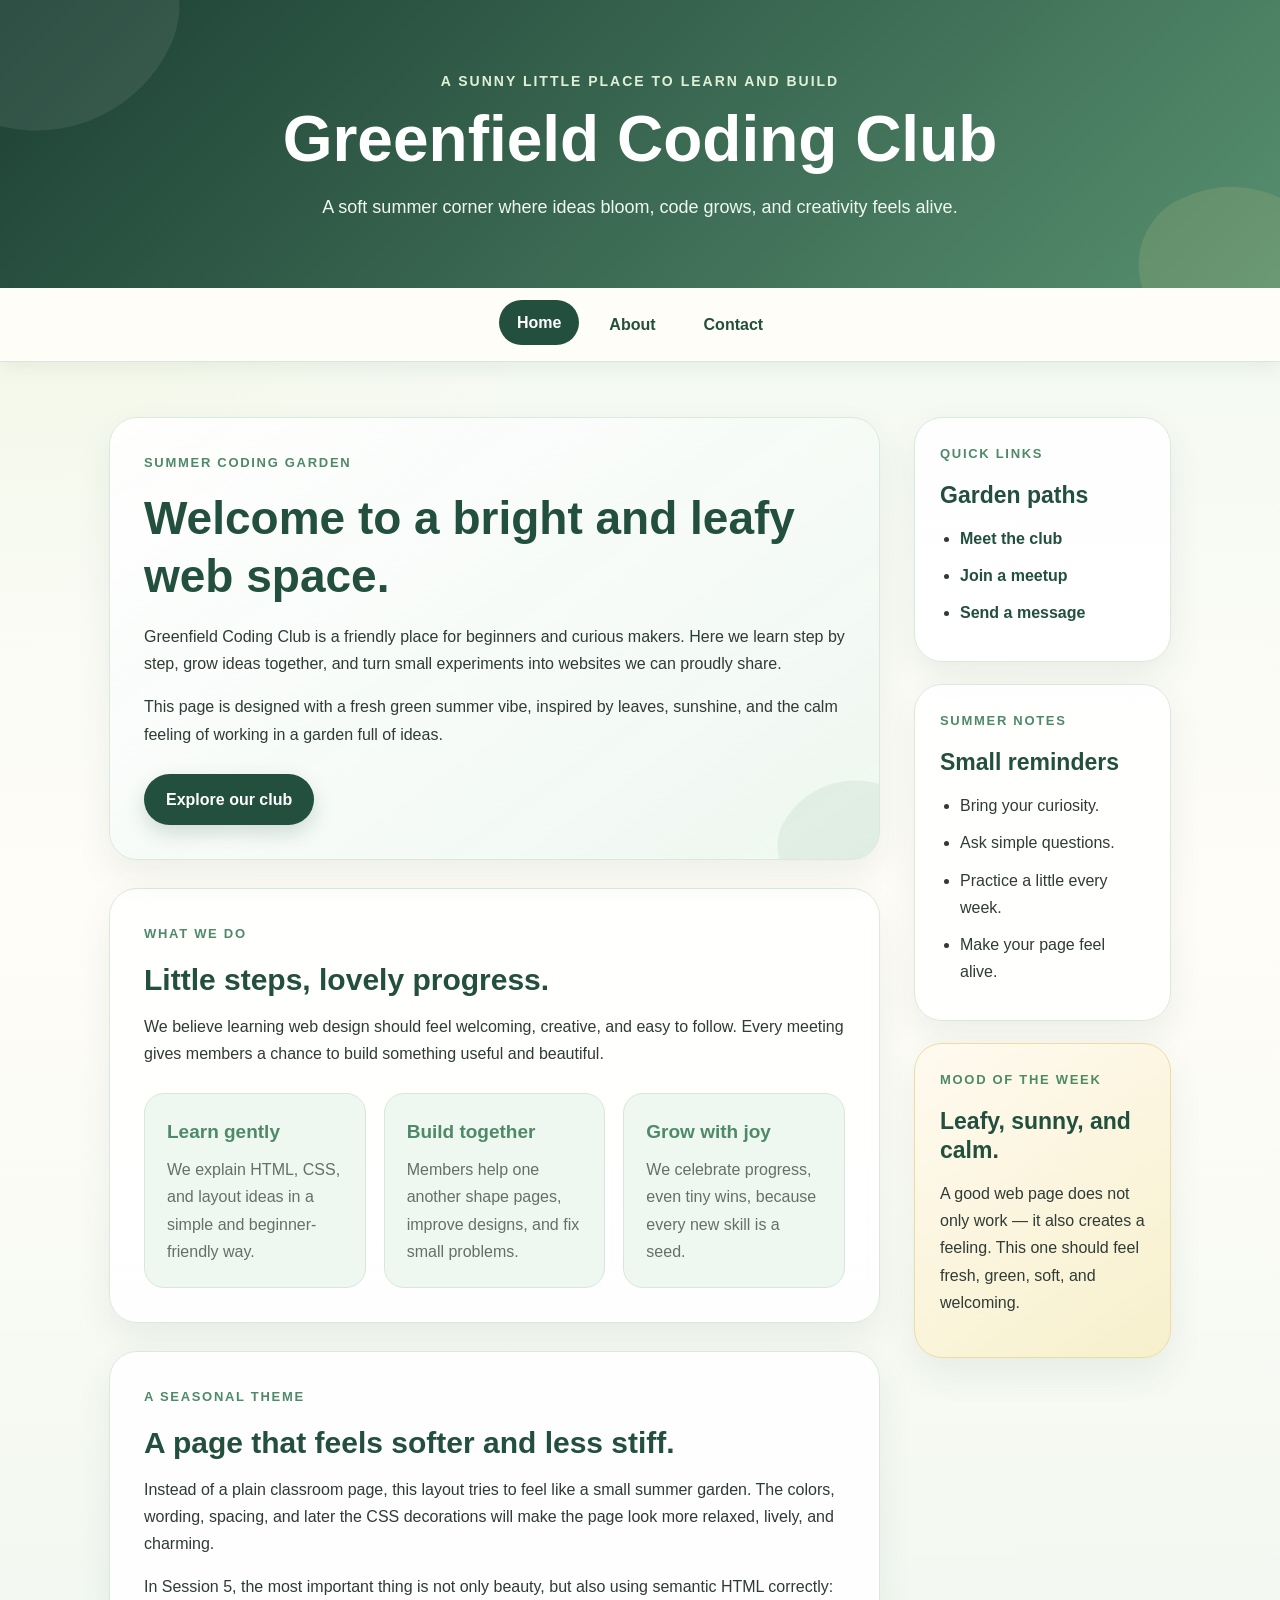
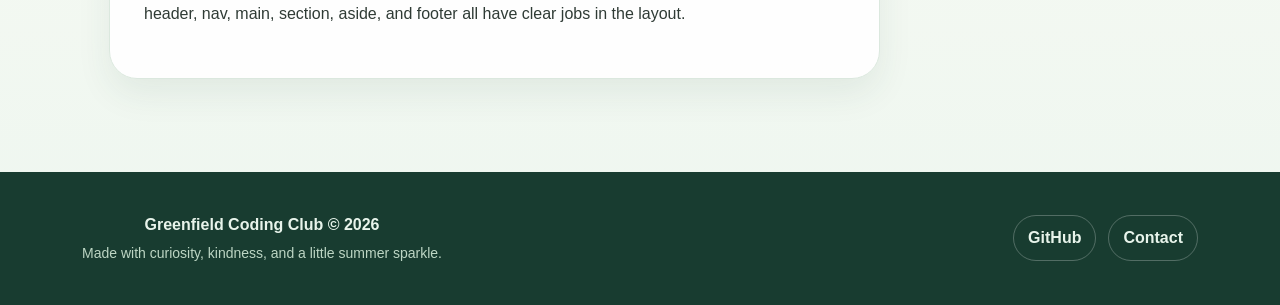
<file: project/index.html>
<!doctype html>
<html lang="en">
<head>
  <meta charset="utf-8">
  <meta name="viewport" content="width=device-width, initial-scale=1">
  <meta name="description" content="Greenfield Coding Club is a cozy summer-inspired coding community where curious people build beautiful things for the web.">
  <title>Greenfield Coding Club | Summer Garden Layout</title>
  <link rel="stylesheet" href="css/style.css">
</head>

<body>

  <header class="site-header">
    <div class="container">
      <p class="site-tagline">A sunny little place to learn and build</p>
      <h1 class="site-title">Greenfield Coding Club</h1>
      <p class="site-subtitle">
        A soft summer corner where ideas bloom, code grows, and creativity feels alive.
      </p>
    </div>
  </header>
<!-- Main navigation for Home, About, and Contact pages -->
  <nav class="site-nav" aria-label="Main navigation">
    <div class="container">
      <ul class="nav-list">
  <li>
    <a class="active" href="index.html" aria-current="page">Home</a>
  </li>

  <li>
    <a href="about.html">About</a>
  </li>

  <li>
    <a href="contact.html">Contact</a>
  </li>
</ul>
    </div>
  </nav>
<!-- Main two-column content layout -->

  <main class="site-main">
    <div class="container page-layout">

      <section class="main-content" aria-labelledby="welcome-title">

        <section class="hero-card">
          <p class="mini-label">Summer coding garden</p>
          <h2 id="welcome-title">Welcome to a bright and leafy web space.</h2>
          <p>
            Greenfield Coding Club is a friendly place for beginners and curious makers.
            Here we learn step by step, grow ideas together, and turn small experiments
            into websites we can proudly share.
          </p>
          <p>
            This page is designed with a fresh green summer vibe, inspired by leaves,
            sunshine, and the calm feeling of working in a garden full of ideas.
          </p>
          <a class="main-button" href="about.html">Explore our club</a>
        </section>

        <section class="content-card" aria-labelledby="activities-title">
          <p class="mini-label">What we do</p>
          <h2 id="activities-title">Little steps, lovely progress.</h2>
          <p>
            We believe learning web design should feel welcoming, creative, and easy to follow.
            Every meeting gives members a chance to build something useful and beautiful.
          </p>

          <div class="feature-grid">
            <article class="feature-box">
              <h3>Learn gently</h3>
              <p>
                We explain HTML, CSS, and layout ideas in a simple and beginner-friendly way.
              </p>
            </article>

            <article class="feature-box">
              <h3>Build together</h3>
              <p>
                Members help one another shape pages, improve designs, and fix small problems.
              </p>
            </article>

            <article class="feature-box">
              <h3>Grow with joy</h3>
              <p>
                We celebrate progress, even tiny wins, because every new skill is a seed.
              </p>
            </article>
          </div>
        </section>

        <section class="content-card" aria-labelledby="story-title">
          <p class="mini-label">A seasonal theme</p>
          <h2 id="story-title">A page that feels softer and less stiff.</h2>
          <p>
            Instead of a plain classroom page, this layout tries to feel like a small summer garden.
            The colors, wording, spacing, and later the CSS decorations will make the page look more
            relaxed, lively, and charming.
          </p>
          <p>
            In Session 5, the most important thing is not only beauty, but also using semantic HTML
            correctly: header, nav, main, section, aside, and footer all have clear jobs in the layout.
          </p>
        </section>

      </section>

      <aside class="sidebar" aria-labelledby="sidebar-title">
        <section class="sidebar-card">
          <p class="mini-label">Quick links</p>
          <h2 id="sidebar-title">Garden paths</h2>
          <ul class="sidebar-list">
            <li><a href="about.html">Meet the club</a></li>
            <li><a href="contact.html">Join a meetup</a></li>
            <li><a href="contact.html">Send a message</a></li>
          </ul>
        </section>

        <section class="sidebar-card">
          <p class="mini-label">Summer notes</p>
          <h2>Small reminders</h2>
          <ul class="sidebar-list">
            <li>Bring your curiosity.</li>
            <li>Ask simple questions.</li>
            <li>Practice a little every week.</li>
            <li>Make your page feel alive.</li>
          </ul>
        </section>

        <section class="sidebar-card highlight-card">
          <p class="mini-label">Mood of the week</p>
          <h2>Leafy, sunny, and calm.</h2>
          <p>
            A good web page does not only work — it also creates a feeling.
            This one should feel fresh, green, soft, and welcoming.
          </p>
        </section>
      </aside>

    </div>
  </main>

  <footer class="site-footer">
  <div class="container footer-content">

    <div>
      <p class="footer-title">
        Greenfield Coding Club © 2026
      </p>

      <p>
        Made with curiosity, kindness, and a little summer sparkle.
      </p>
    </div>

    <div class="footer-links">
      <a href="https://github.com/naiu-gud" target="_blank">GitHub</a>
      <a href="contact.html">Contact</a>
    </div>

  </div>
</footer>

</body>
</html>
</file>
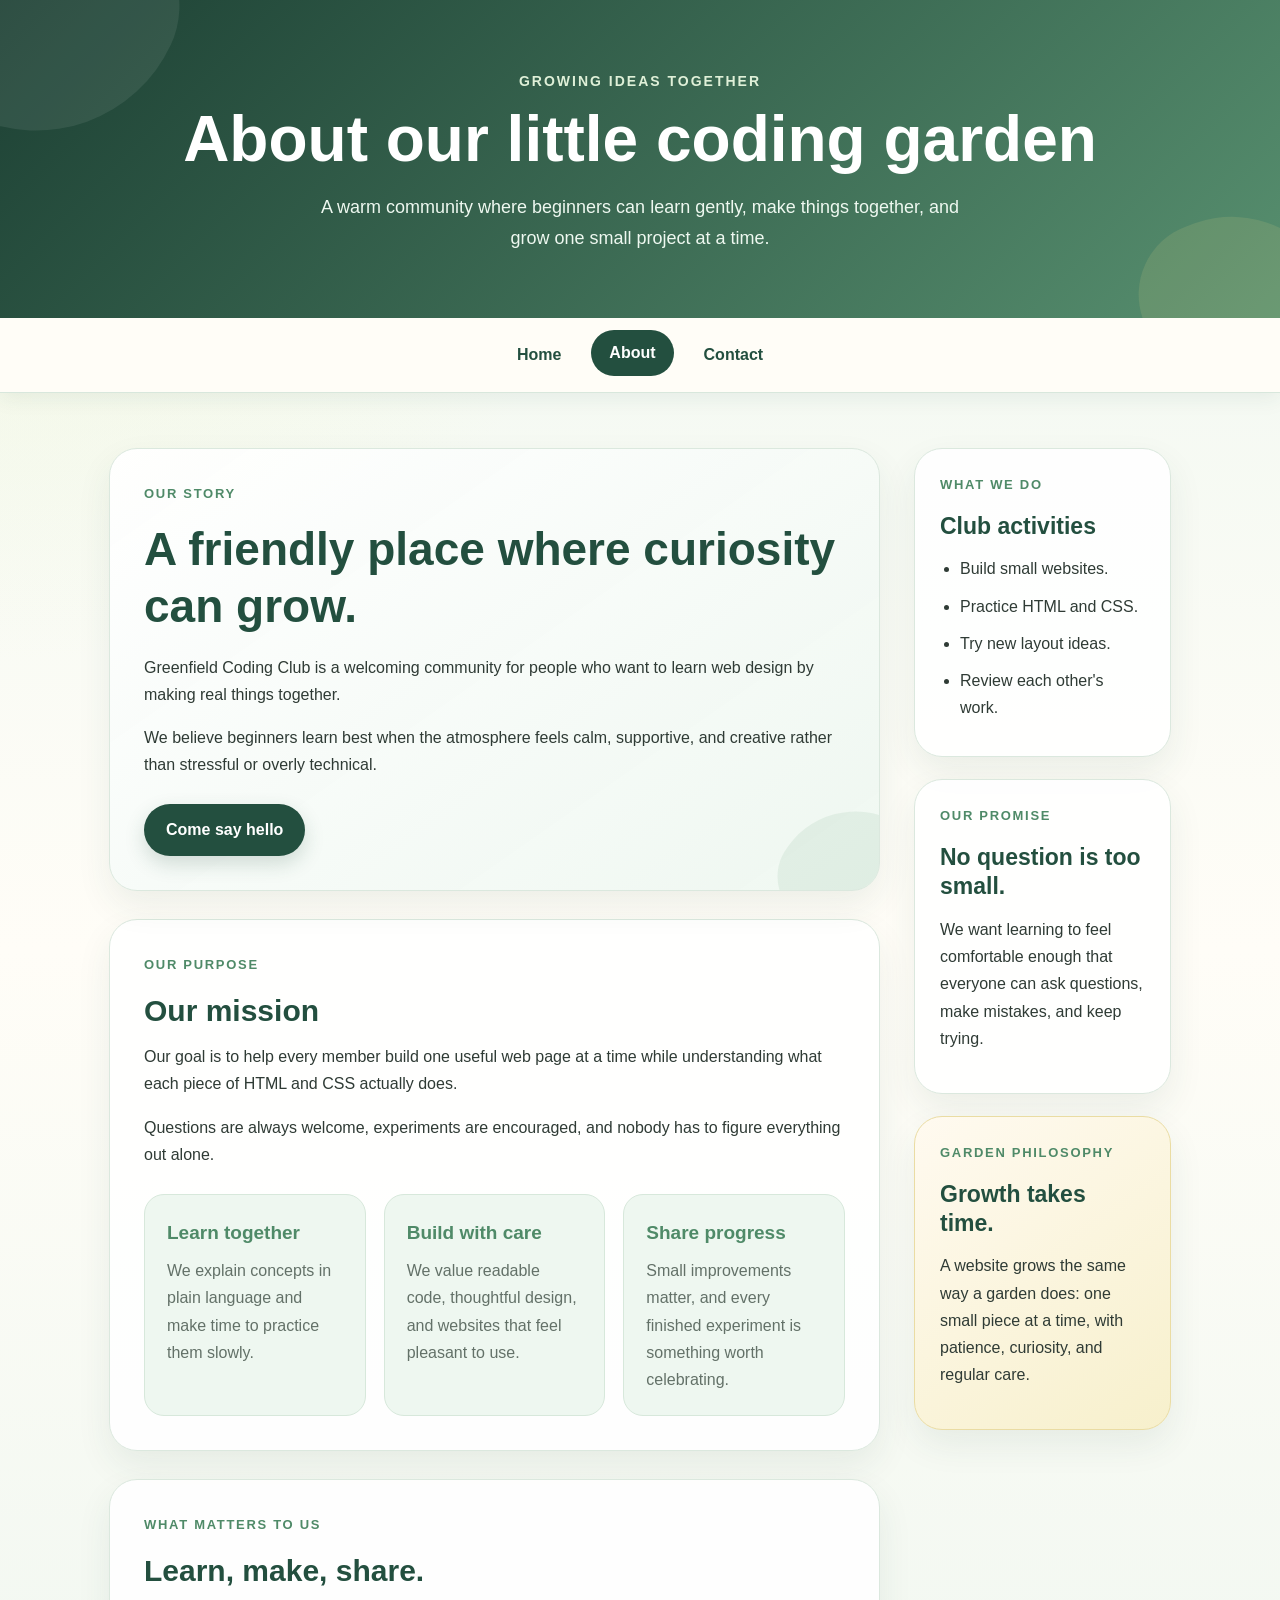
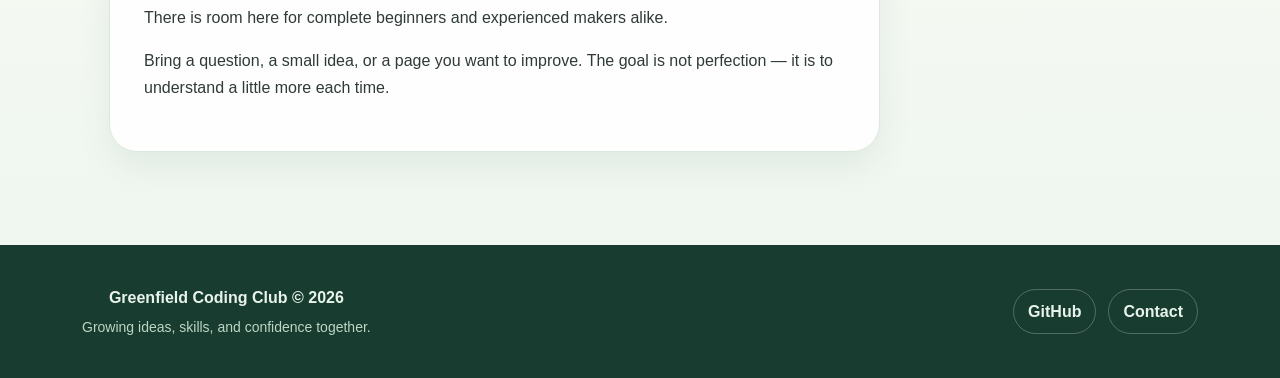
<file: project/about.html>
<!doctype html>
<html lang="en">

<head>
  <meta charset="utf-8">

  <meta
    name="viewport"
    content="width=device-width, initial-scale=1"
  >

  <meta
    name="description"
    content="Meet the people, purpose, and friendly spirit behind Greenfield Coding Club."
  >

  <title>About | Greenfield Coding Club</title>

  <link rel="stylesheet" href="css/style.css">
</head>


<body>

  <!-- =========================
       HEADER
       ========================= -->

  <header class="site-header">

    <div class="container">

      <p class="site-tagline">
        Growing ideas together
      </p>

      <h1 class="site-title">
        About our little coding garden
      </h1>

      <p class="site-subtitle">
        A warm community where beginners can learn gently,
        make things together, and grow one small project at a time.
      </p>

    </div>

  </header>


  <!-- =========================
       NAVIGATION
       ========================= -->

  <nav
    class="site-nav"
    aria-label="Main navigation"
  >

    <div class="container">

      <ul class="nav-list">

        <li>
          <a href="index.html">
            Home
          </a>
        </li>

        <li>
          <a
            class="active"
            href="about.html"
            aria-current="page"
          >
            About
          </a>
        </li>

        <li>
          <a href="contact.html">
            Contact
          </a>
        </li>

      </ul>

    </div>

  </nav>


  <!-- =========================
       MAIN CONTENT
       ========================= -->

  <main class="site-main">

    <div class="container page-layout">


      <!-- LEFT COLUMN -->

      <section class="main-content">


        <!-- INTRO -->

        <section class="hero-card">

          <p class="mini-label">
            Our story
          </p>

          <h2>
            A friendly place where curiosity can grow.
          </h2>

          <p>
            Greenfield Coding Club is a welcoming community
            for people who want to learn web design by making
            real things together.
          </p>

          <p>
            We believe beginners learn best when the atmosphere
            feels calm, supportive, and creative rather than
            stressful or overly technical.
          </p>

          <a
            class="main-button"
            href="contact.html"
          >
            Come say hello
          </a>

        </section>


        <!-- MISSION -->

        <section class="content-card">

          <p class="mini-label">
            Our purpose
          </p>

          <h2>
            Our mission
          </h2>

          <p>
            Our goal is to help every member build one useful
            web page at a time while understanding what each
            piece of HTML and CSS actually does.
          </p>

          <p>
            Questions are always welcome, experiments are encouraged,
            and nobody has to figure everything out alone.
          </p>


          <div class="feature-grid">

            <article class="feature-box">

              <h3>
                Learn together
              </h3>

              <p>
                We explain concepts in plain language and make
                time to practice them slowly.
              </p>

            </article>


            <article class="feature-box">

              <h3>
                Build with care
              </h3>

              <p>
                We value readable code, thoughtful design,
                and websites that feel pleasant to use.
              </p>

            </article>


            <article class="feature-box">

              <h3>
                Share progress
              </h3>

              <p>
                Small improvements matter, and every finished
                experiment is something worth celebrating.
              </p>

            </article>

          </div>

        </section>


        <!-- VALUES -->

        <section class="content-card">

          <p class="mini-label">
            What matters to us
          </p>

          <h2>
            Learn, make, share.
          </h2>

          <p>
            There is room here for complete beginners and
            experienced makers alike.
          </p>

          <p>
            Bring a question, a small idea, or a page you want
            to improve. The goal is not perfection — it is to
            understand a little more each time.
          </p>

        </section>

      </section>


      <!-- RIGHT COLUMN / SIDEBAR -->

      <aside
        class="sidebar"
        aria-label="About page sidebar"
      >


        <section class="sidebar-card">

          <p class="mini-label">
            What we do
          </p>

          <h2>
            Club activities
          </h2>

          <ul class="sidebar-list">

            <li>
              Build small websites.
            </li>

            <li>
              Practice HTML and CSS.
            </li>

            <li>
              Try new layout ideas.
            </li>

            <li>
              Review each other's work.
            </li>

          </ul>

        </section>


        <section class="sidebar-card">

          <p class="mini-label">
            Our promise
          </p>

          <h2>
            No question is too small.
          </h2>

          <p>
            We want learning to feel comfortable enough
            that everyone can ask questions, make mistakes,
            and keep trying.
          </p>

        </section>


        <section class="sidebar-card highlight-card">

          <p class="mini-label">
            Garden philosophy
          </p>

          <h2>
            Growth takes time.
          </h2>

          <p>
            A website grows the same way a garden does:
            one small piece at a time, with patience,
            curiosity, and regular care.
          </p>

        </section>

      </aside>

    </div>

  </main>


  <!-- =========================
       FOOTER
       ========================= -->

  <footer class="site-footer">

    <div class="container footer-content">


      <div>

        <p class="footer-title">
          Greenfield Coding Club © 2026
        </p>

        <p>
          Growing ideas, skills, and confidence together.
        </p>

      </div>


      <div class="footer-links">

        <a
          href="https://github.com/naiu-gud"
          target="_blank"
        >
          GitHub
        </a>

        <a href="contact.html">
          Contact
        </a>

      </div>

    </div>

  </footer>

</body>

</html>
</file>
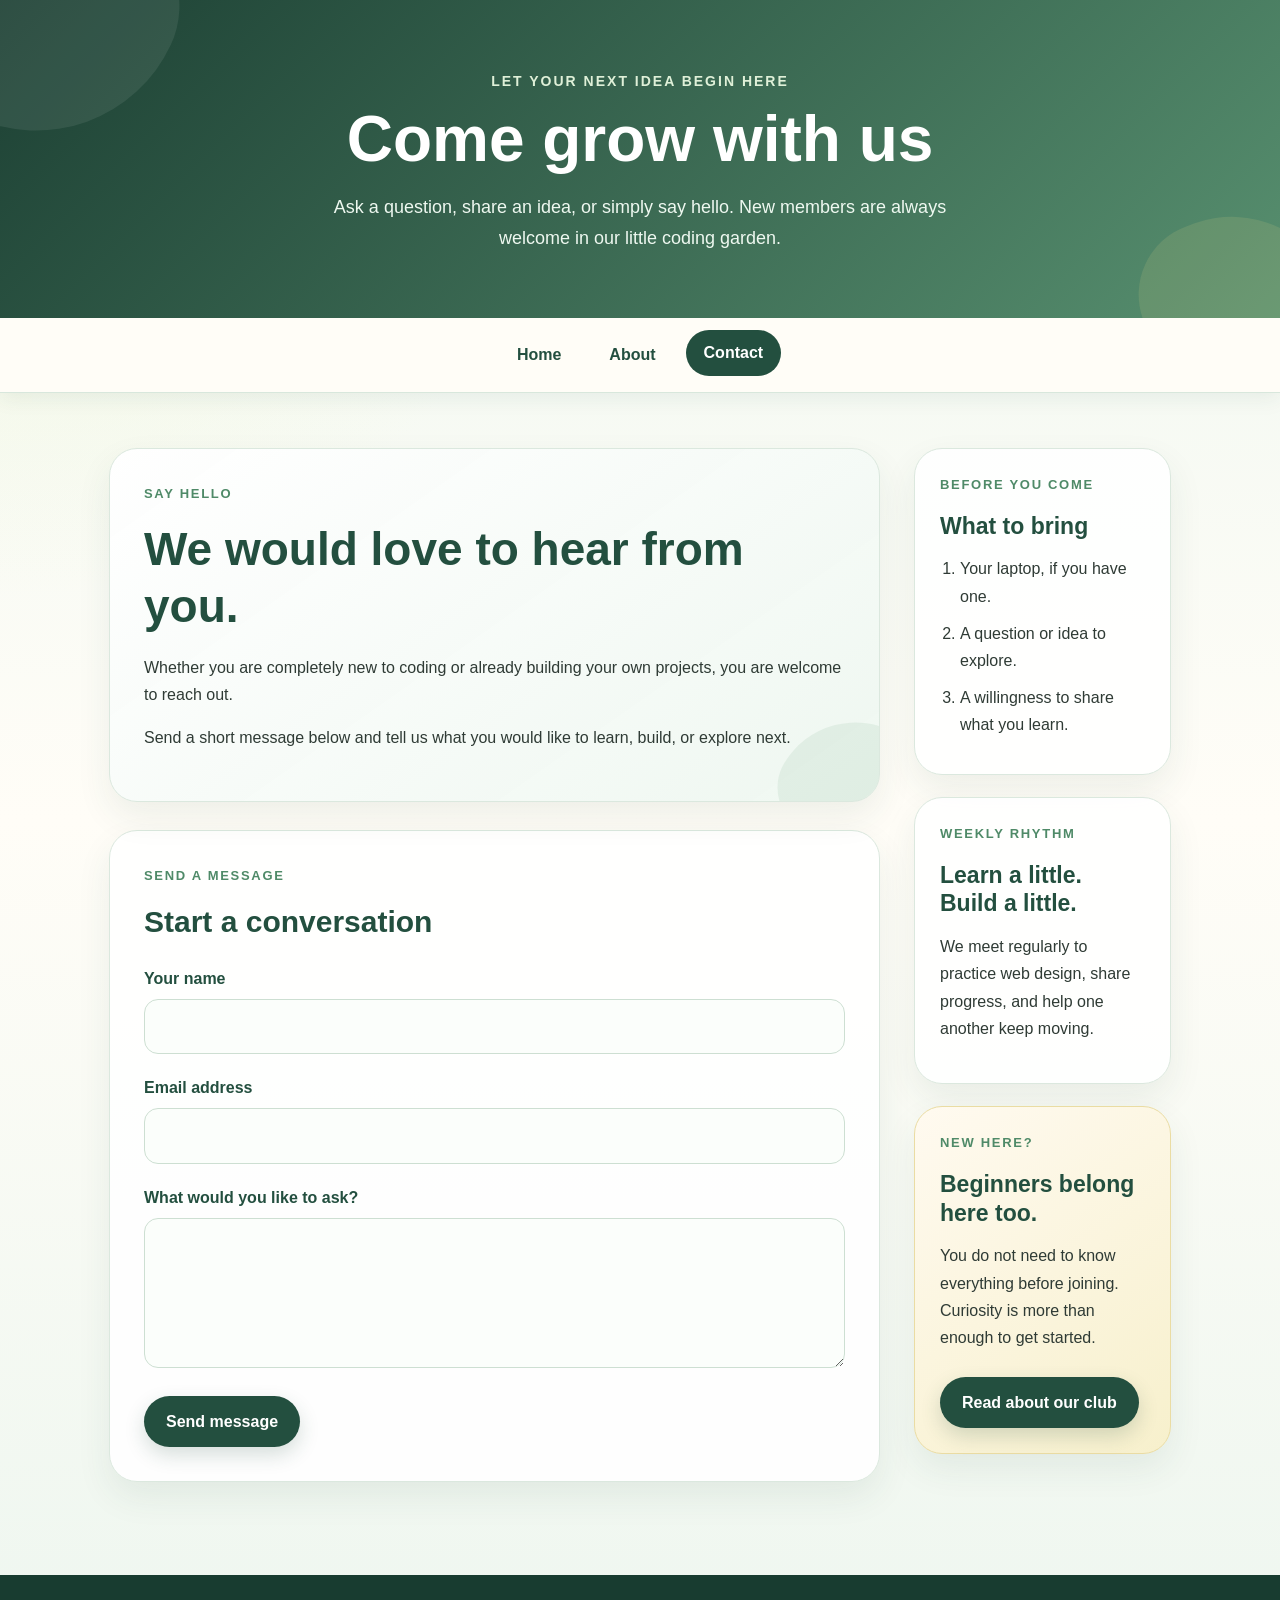
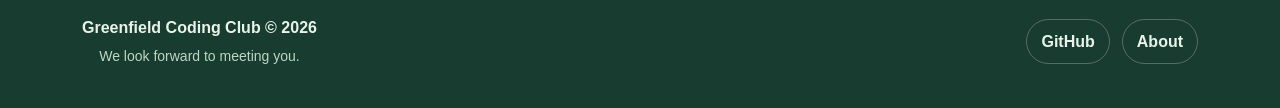
<file: project/contact.html>
<!doctype html>
<html lang="en">

<head>
  <meta charset="utf-8">

  <meta
    name="viewport"
    content="width=device-width, initial-scale=1"
  >

  <meta
    name="description"
    content="Contact Greenfield Coding Club and join our friendly summer-inspired coding community."
  >

  <title>Contact | Greenfield Coding Club</title>

  <link rel="stylesheet" href="css/style.css">
</head>


<body>

  <!-- =========================
       HEADER
       ========================= -->

  <header class="site-header">

    <div class="container">

      <p class="site-tagline">
        Let your next idea begin here
      </p>

      <h1 class="site-title">
        Come grow with us
      </h1>

      <p class="site-subtitle">
        Ask a question, share an idea, or simply say hello.
        New members are always welcome in our little coding garden.
      </p>

    </div>

  </header>


  <!-- =========================
       NAVIGATION
       ========================= -->

  <nav
    class="site-nav"
    aria-label="Main navigation"
  >

    <div class="container">

      <ul class="nav-list">

        <li>
          <a href="index.html">
            Home
          </a>
        </li>

        <li>
          <a href="about.html">
            About
          </a>
        </li>

        <li>
          <a
            class="active"
            href="contact.html"
            aria-current="page"
          >
            Contact
          </a>
        </li>

      </ul>

    </div>

  </nav>


  <!-- =========================
       MAIN CONTENT
       ========================= -->

  <main class="site-main">

    <div class="container page-layout">


      <!-- LEFT COLUMN -->

      <section class="main-content">

        <section class="hero-card">

          <p class="mini-label">
            Say hello
          </p>

          <h2>
            We would love to hear from you.
          </h2>

          <p>
            Whether you are completely new to coding or already
            building your own projects, you are welcome to reach out.
          </p>

          <p>
            Send a short message below and tell us what you would
            like to learn, build, or explore next.
          </p>

        </section>


        <section class="content-card">

          <p class="mini-label">
            Send a message
          </p>

          <h2>
            Start a conversation
          </h2>


          <form class="contact-form" action="#" method="get">

            <div class="form-group">

              <label for="name">
                Your name
              </label>

              <input
                id="name"
                name="name"
                type="text"
                autocomplete="name"
                required
              >

            </div>


            <div class="form-group">

              <label for="email">
                Email address
              </label>

              <input
                id="email"
                name="email"
                type="email"
                autocomplete="email"
                required
              >

            </div>


            <div class="form-group">

              <label for="message">
                What would you like to ask?
              </label>

              <textarea
                id="message"
                name="message"
                required
              ></textarea>

            </div>


            <button
              class="form-button"
              type="submit"
            >
              Send message
            </button>

          </form>

        </section>

      </section>


      <!-- RIGHT COLUMN / SIDEBAR -->

      <aside
        class="sidebar"
        aria-label="Contact page sidebar"
      >


        <section class="sidebar-card">

          <p class="mini-label">
            Before you come
          </p>

          <h2>
            What to bring
          </h2>

          <ol class="sidebar-list">

            <li>
              Your laptop, if you have one.
            </li>

            <li>
              A question or idea to explore.
            </li>

            <li>
              A willingness to share what you learn.
            </li>

          </ol>

        </section>


        <section class="sidebar-card">

          <p class="mini-label">
            Weekly rhythm
          </p>

          <h2>
            Learn a little. Build a little.
          </h2>

          <p>
            We meet regularly to practice web design,
            share progress, and help one another keep moving.
          </p>

        </section>


        <section class="sidebar-card highlight-card">

          <p class="mini-label">
            New here?
          </p>

          <h2>
            Beginners belong here too.
          </h2>

          <p>
            You do not need to know everything before joining.
            Curiosity is more than enough to get started.
          </p>

          <a
            class="main-button"
            href="about.html"
          >
            Read about our club
          </a>

        </section>

      </aside>

    </div>

  </main>


  <!-- =========================
       FOOTER
       ========================= -->

  <footer class="site-footer">

    <div class="container footer-content">

      <div>

        <p class="footer-title">
          Greenfield Coding Club © 2026
        </p>

        <p>
          We look forward to meeting you.
        </p>

      </div>


      <div class="footer-links">

        <a
          href="https://github.com/naiu-gud"
          target="_blank"
        >
          GitHub
        </a>

        <a href="about.html">
          About
        </a>

      </div>

    </div>

  </footer>

</body>

</html>
</file>
<file: project/css/style.css>
/* =========================
   SESSION 05 - SUMMER GARDEN
   Greenfield Coding Club
   ========================= */


/* ---------- Color system ---------- */

:root {
    --forest: #234f3f;
    --deep-green: #183c30;
    --leaf: #4f8a68;
    --fresh-green: #75a985;
    --sage: #dfeee3;
    --mint: #eef7f0;
    --cream: #fffdf7;
    --sun: #f5d98b;
    --text: #2f3b35;
    --muted: #637168;
    --white: #ffffff;
}


/* ---------- Reset ---------- */

* {
    margin: 0;
    padding: 0;
    box-sizing: border-box;
}
/* Required semantic layout styles for Homework 5 */

header {
    background-color: #234f3f;
    color: white;
    padding: 20px;
    text-align: center;
}

nav ul {
    list-style: none;
}

main {
    max-width: 1180px;
    margin: 0 auto;
    padding-left: 20px;
    padding-right: 20px;
}

/* ---------- Whole page ---------- */

body {
    margin: 0;
    background:
        radial-gradient(circle at top left, #f4f8df 0, transparent 28%),
        linear-gradient(180deg, #eef7f0 0%, #fffdf7 48%, #edf6ef 100%);
    color: var(--text);
    font-family: "Segoe UI", Arial, sans-serif;
    font-size: 16px;
    line-height: 1.7;
}


/* ---------- Reusable page width ---------- */

.container {
    width: 90%;
    max-width: 1180px;
    margin: 0 auto;
}


/* ---------- Header ---------- */

.site-header {
    position: relative;
    overflow: hidden;
    text-align: center;
    color: var(--white);
    background:
        linear-gradient(
            135deg,
            rgba(24, 60, 48, 0.98),
            rgba(79, 138, 104, 0.95)
        );
    padding: 70px 20px 65px;
}


/* Decorative summer circles / leaves */

.site-header::before {
    content: "";
    position: absolute;
    width: 240px;
    height: 240px;
    background-color: rgba(255, 255, 255, 0.08);
    border-radius: 60% 40% 65% 35%;
    top: -100px;
    left: -70px;
    transform: rotate(25deg);
}

.site-header::after {
    content: "";
    position: absolute;
    width: 190px;
    height: 190px;
    background-color: rgba(245, 217, 139, 0.12);
    border-radius: 40% 60% 35% 65%;
    right: -55px;
    bottom: -85px;
    transform: rotate(-20deg);
}

.site-header .container {
    position: relative;
    z-index: 1;
}

.site-tagline {
    margin: 0 0 10px;
    color: #dff0d8;
    font-size: 14px;
    font-weight: 700;
    letter-spacing: 2px;
    text-transform: uppercase;
}

.site-title {
    margin: 0;
    color: var(--white);
    font-size: clamp(38px, 6vw, 64px);
    line-height: 1.1;
}

.site-subtitle {
    max-width: 680px;
    margin: 18px auto 0;
    color: #eef8f0;
    font-size: 18px;
}


/* ---------- Navigation ---------- */

.site-nav {
    background-color: var(--cream);
    border-bottom: 1px solid #d8e7dc;
    box-shadow: 0 5px 20px rgba(35, 79, 63, 0.08);
}

.nav-list {
    list-style: none;

    display: flex;
    justify-content: center;
    align-items: center;

    gap: 12px;

    padding: 14px 0;
    margin: 0;
}

.nav-list a {
    display: block;
    color: var(--forest);
    text-decoration: none;
    font-weight: 700;

    padding: 9px 18px;

    border-radius: 999px;

    transition:
        background-color 0.2s ease,
        color 0.2s ease,
        transform 0.2s ease;
}

.nav-list a:hover,
.nav-list a.active,
.nav-list a[aria-current="page"] {
    background-color: var(--forest);
    color: var(--white);
    transform: translateY(-2px);
}


/* ---------- Main page ---------- */

.site-main {
    padding: 55px 0 65px;
}


/*
   FLEXBOX LAYOUT

   .page-layout is the PARENT.
   main-content and sidebar are its CHILDREN.
*/

.page-layout {
    display: flex;
    align-items: flex-start;

    gap: 34px;
}


/* Main column = wider */

.main-content {
    flex: 3;
}


/* Sidebar = narrower */

.sidebar {
    flex: 1;

    display: flex;
    flex-direction: column;
    gap: 22px;
}


/* ---------- General cards ---------- */

.hero-card,
.content-card,
.sidebar-card {
    background-color: rgba(255, 255, 255, 0.9);

    border: 1px solid #dbe8de;
    border-radius: 28px;

    box-shadow:
        0 15px 35px rgba(35, 79, 63, 0.08);

    padding: 34px;
}


/* ---------- Hero content ---------- */

.hero-card {
    position: relative;
    overflow: hidden;

    margin-bottom: 28px;

    background:
        linear-gradient(
            145deg,
            rgba(255, 255, 255, 0.97),
            rgba(238, 247, 240, 0.95)
        );
}

.hero-card::after {
    content: "";
    position: absolute;

    width: 130px;
    height: 130px;

    right: -35px;
    bottom: -45px;

    background-color: rgba(117, 169, 133, 0.13);

    border-radius: 70% 30% 60% 40%;
    transform: rotate(30deg);
}

.mini-label {
    margin: 0 0 8px;

    color: var(--leaf);

    font-size: 13px;
    font-weight: 800;

    letter-spacing: 1.7px;
    text-transform: uppercase;
}

.hero-card h2,
.content-card h2,
.sidebar-card h2 {
    color: var(--forest);

    line-height: 1.25;
}

.hero-card h2 {
    max-width: 700px;

    margin-bottom: 18px;

    font-size: clamp(30px, 4vw, 46px);
}

.hero-card p,
.content-card p,
.sidebar-card p {
    margin: 0 0 16px;
}


/* ---------- Main button ---------- */

.main-button {
    display: inline-block;

    margin-top: 10px;

    padding: 12px 22px;

    background-color: var(--forest);
    color: var(--white);

    text-decoration: none;
    font-weight: 700;

    border-radius: 999px;

    box-shadow:
        0 8px 20px rgba(35, 79, 63, 0.18);

    transition:
        transform 0.2s ease,
        background-color 0.2s ease;
}

.main-button:hover {
    background-color: var(--leaf);
    transform: translateY(-2px);
}


/* ---------- Content sections ---------- */

.content-card {
    margin-bottom: 28px;
}

.content-card h2 {
    margin-bottom: 14px;
    font-size: 30px;
}


/* ---------- Feature cards ---------- */

.feature-grid {
    display: flex;

    gap: 18px;

    margin-top: 26px;
}

.feature-box {
    flex: 1;

    padding: 22px;

    background-color: var(--mint);

    border: 1px solid #d7e8db;
    border-radius: 20px;
}

.feature-box h3 {
    margin-bottom: 8px;

    color: var(--leaf);

    font-size: 19px;
}

.feature-box p {
    margin: 0;

    color: var(--muted);
}


/* ---------- Sidebar ---------- */

.sidebar-card {
    padding: 25px;
}

.sidebar-card h2 {
    margin-bottom: 15px;

    font-size: 23px;
}

.sidebar-list {
    margin: 0;
    padding-left: 20px;
}

.sidebar-list li {
    margin-bottom: 10px;
}

.sidebar-list a {
    color: var(--forest);
    font-weight: 700;
    text-decoration: none;
}

.sidebar-list a:hover {
    color: var(--leaf);
    text-decoration: underline;
}


/* Special sunny sidebar */

.highlight-card {
    background:
        linear-gradient(
            145deg,
            #fffaf0,
            #f7f0cc
        );

    border-color: #eadca3;
}

/* ---------- Contact form ---------- */

.contact-form {
    margin-top: 24px;
}

.form-group {
    margin-bottom: 20px;
}

.form-group label {
    display: block;
    margin-bottom: 7px;

    color: var(--forest);

    font-weight: 700;
}

.form-group input,
.form-group textarea {
    width: 100%;

    padding: 13px 15px;

    border: 1px solid #cddfd2;
    border-radius: 14px;

    background-color: #fbfefb;

    color: var(--text);

    font: inherit;

    outline: none;
}

.form-group input:focus,
.form-group textarea:focus {
    border-color: var(--leaf);

    box-shadow:
        0 0 0 3px rgba(79, 138, 104, 0.12);
}

.form-group textarea {
    min-height: 150px;

    resize: vertical;
}

.form-button {
    border: none;

    padding: 12px 22px;

    background-color: var(--forest);
    color: var(--white);

    font: inherit;
    font-weight: 700;

    border-radius: 999px;

    cursor: pointer;

    box-shadow:
        0 8px 20px rgba(35, 79, 63, 0.18);
}

.form-button:hover {
    background-color: var(--leaf);
}
/* ---------- Footer ---------- */

.site-footer {
    background-color: var(--deep-green);
    color: #e8f4eb;

    text-align: center;

    padding: 35px 20px;
}

.site-footer p {
    margin: 4px 0;
}

.site-footer p:last-child {
    color: #bdd6c4;
    font-size: 14px;
}

.footer-content {
    display: flex;
    justify-content: space-between;
    align-items: center;
    gap: 25px;
}

.footer-title {
    font-weight: 700;
}

.footer-links {
    display: flex;
    gap: 12px;
}

.footer-links a {
    color: #e8f4eb;
    text-decoration: none;
    font-weight: 700;
    padding: 8px 14px;
    border: 1px solid rgba(255, 255, 255, 0.25);
    border-radius: 999px;
}

.footer-links a:hover {
    background-color: #e8f4eb;
    color: #183c30;
}

/* ---------- Responsive layout ---------- */

@media (max-width: 850px) {

    .page-layout {
        flex-direction: column;
    }

    .main-content,
    .sidebar {
        width: 100%;
    }

    .sidebar {
        flex-direction: row;
        flex-wrap: wrap;
    }

    .sidebar-card {
        flex: 1 1 250px;
    }

    .feature-grid {
        flex-direction: column;
    }
}


@media (max-width: 600px) {

    .site-header {
        padding: 55px 18px;
    }

    .nav-list {
        flex-wrap: wrap;
    }

    .hero-card,
    .content-card,
    .sidebar-card {
        padding: 24px;
        border-radius: 22px;
    }

    .site-main {
        padding-top: 35px;
    }
    .footer-content {
    flex-direction: column;
    text-align: center;
}
}
</file>
